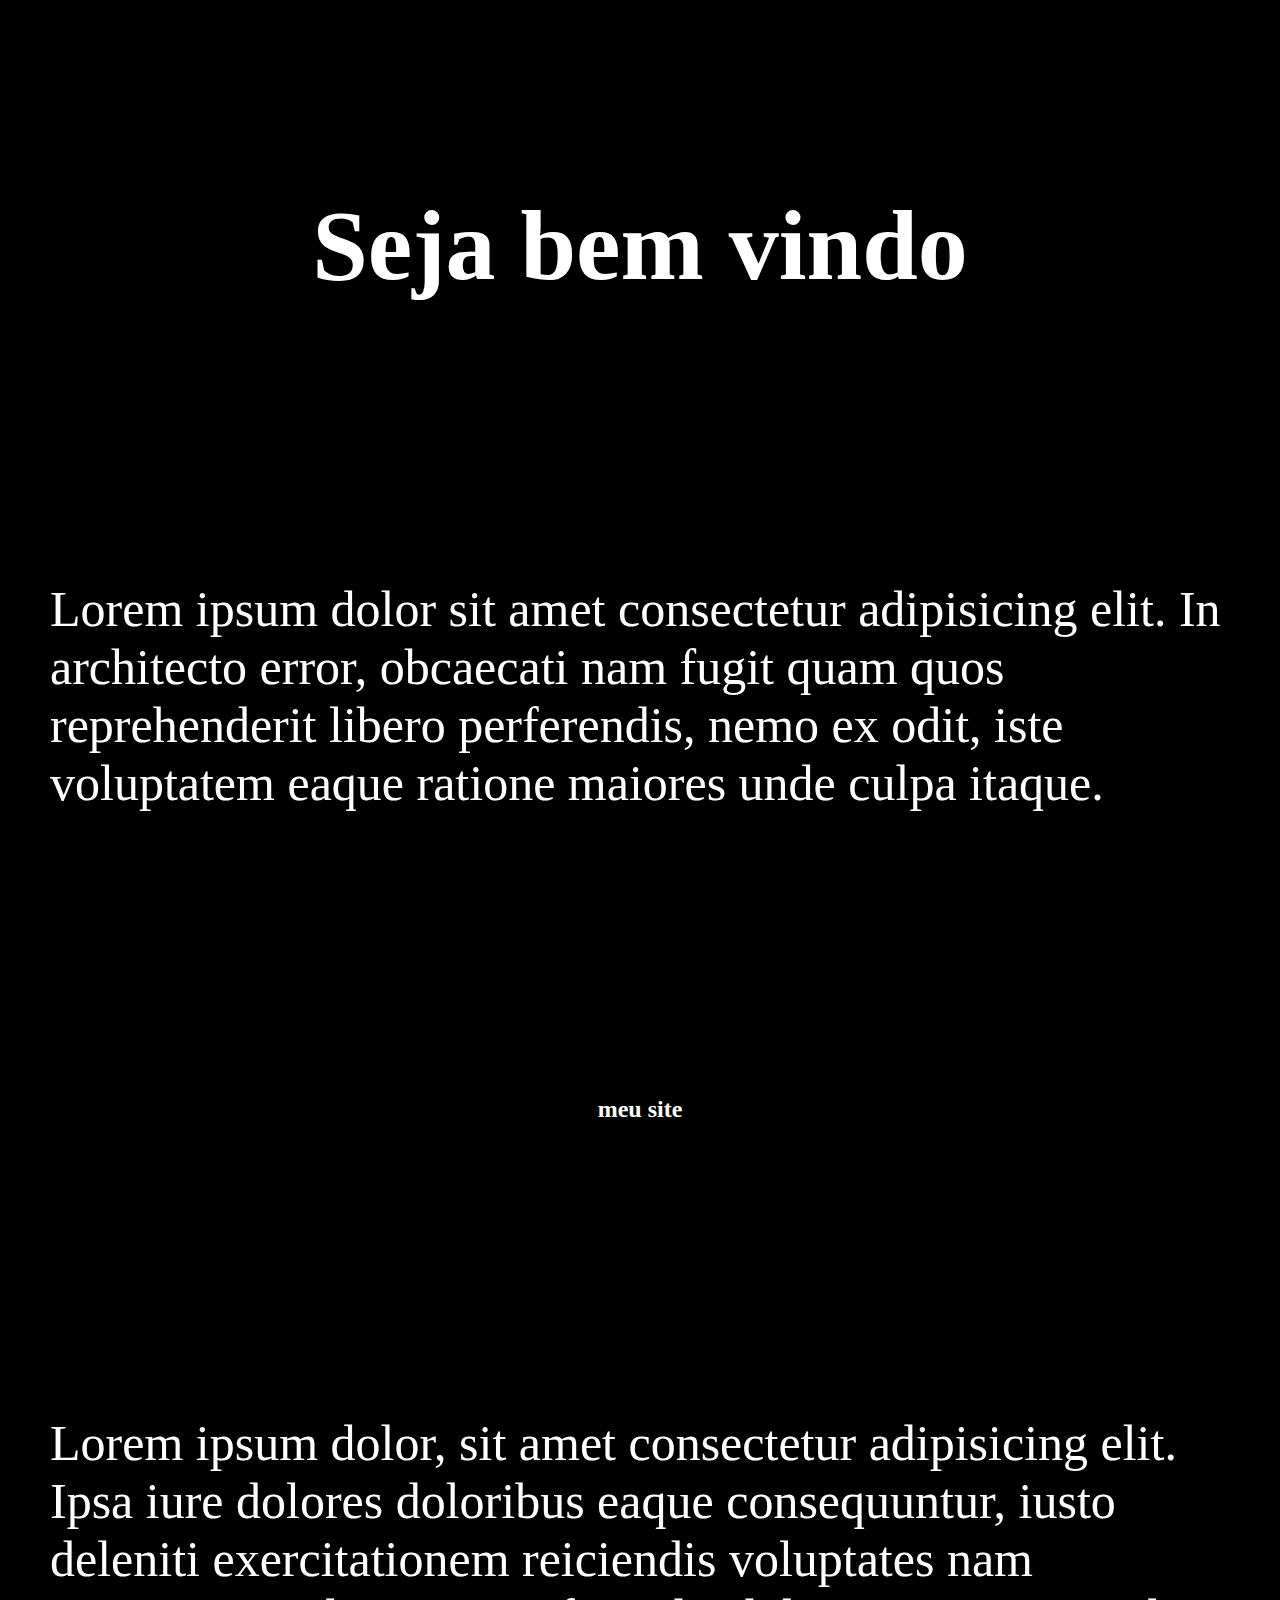
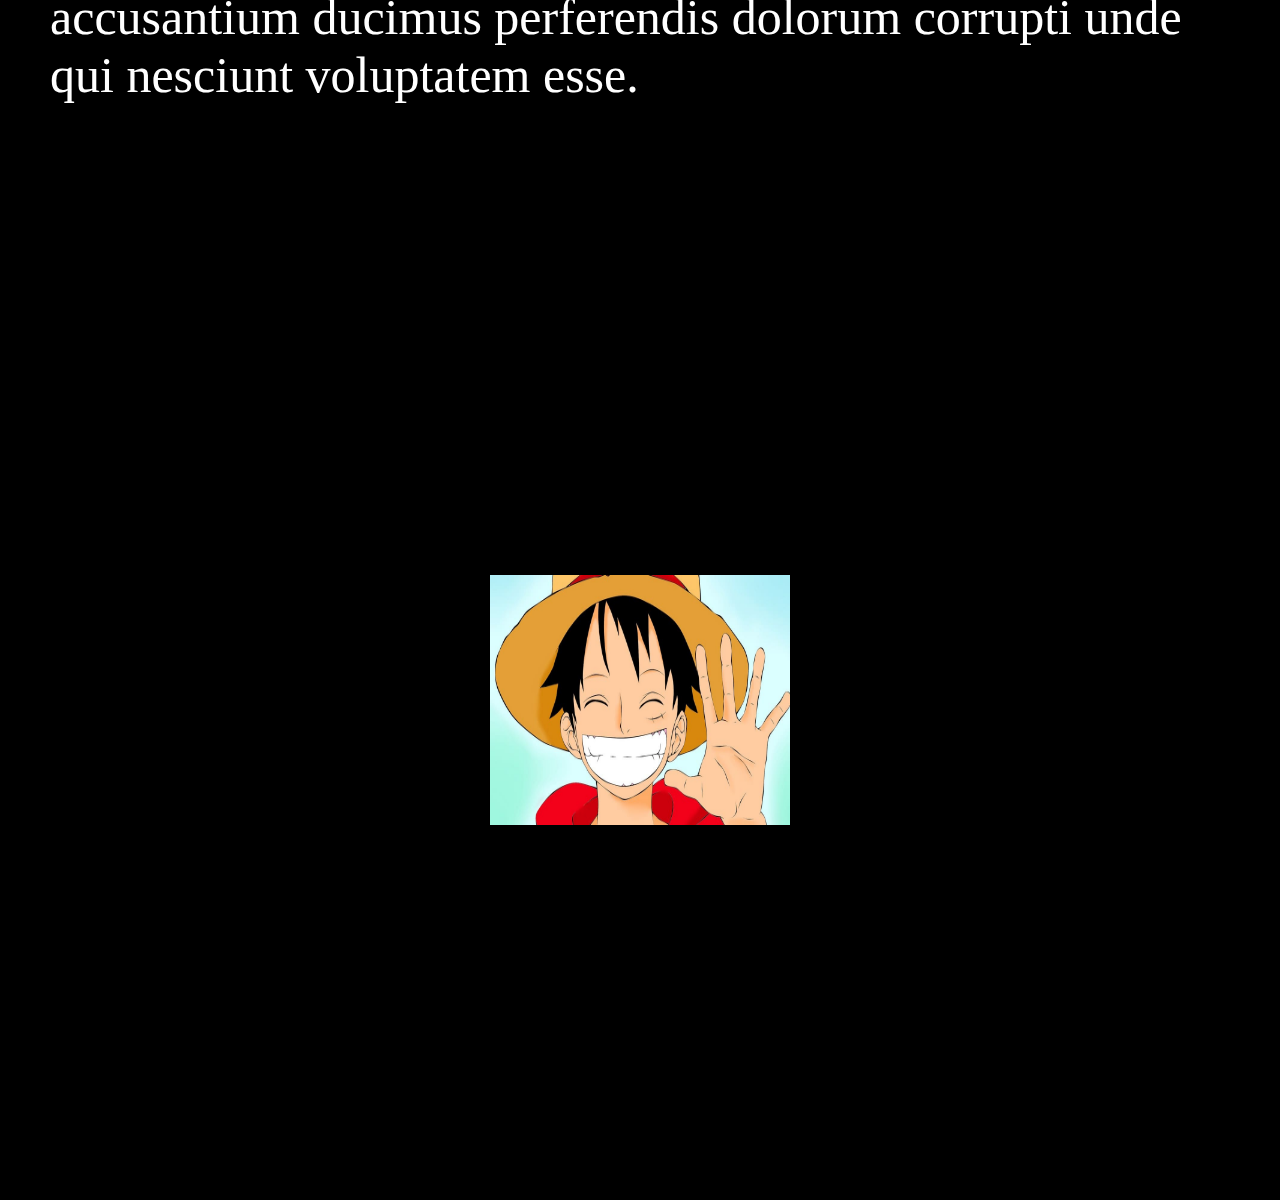
<file: 0001/index.html>
<!DOCTYPE html>
<html lang="pt-br">
<head>
    <meta charset="UTF-8">
    <meta name="viewport" content="width=device-width, initial-scale=1.0">
    <title>Scroll</title>
    <link rel="stylesheet" href="style.css">
    <link rel="shortcut icon" href="imagem-2023-09-04-171030002_zt57.jpg" type="image/x-icon">
</head>
<body>
    <section>
        <h1>Seja bem vindo</h1>
        <p>Lorem ipsum dolor sit amet consectetur adipisicing elit. In architecto error, obcaecati nam fugit quam quos reprehenderit libero perferendis, nemo ex odit, iste voluptatem eaque ratione maiores unde culpa itaque.</p>
    </section>

    <section>
        <h2>meu site</h2>
        <p>Lorem ipsum dolor, sit amet consectetur adipisicing elit. Ipsa iure dolores doloribus eaque consequuntur, iusto deleniti exercitationem reiciendis voluptates nam accusantium ducimus perferendis dolorum corrupti unde qui nesciunt voluptatem esse.</p>
    </section>

    <section class="last-one">
        <img src="imagem-2023-09-04-171030002_zt57.jpg" alt="Luffy">
    </section>
</body>
<script src="script.js"></script>
</html>
</file>
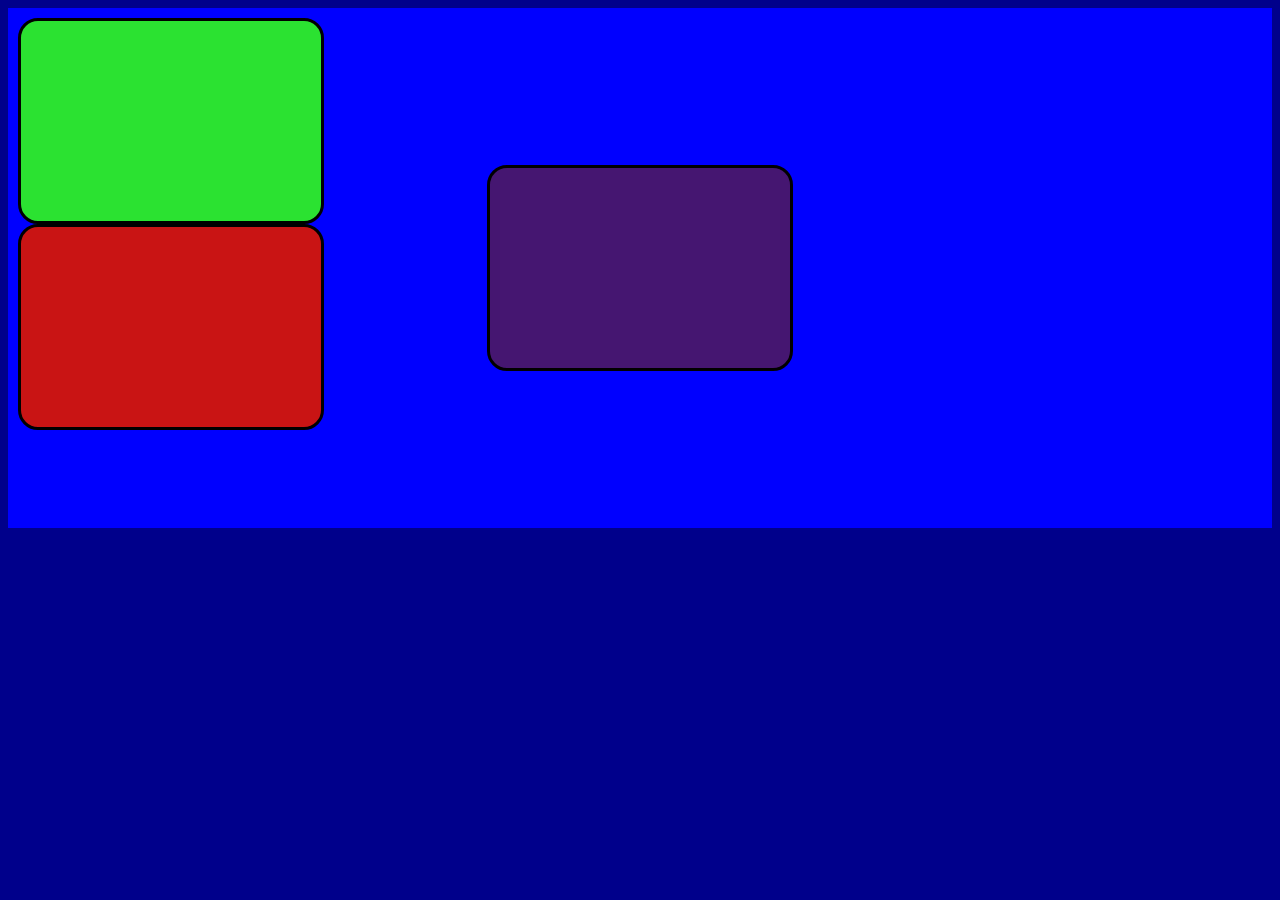
<file: 003/index.html>
<!DOCTYPE html>
<html lang="pt-br">
<head>
    <meta charset="UTF-8">
    <meta name="viewport" content="width=device-width, initial-scale=1.0">
    <link rel="stylesheet" href="style.css">
    <title>Divs</title>
</head>
<body>
        <div class="geral">
            <div class="cubo1" onclick="window.location.href='https://www.youtube.com/watch?v=3fLWXYPMFDU';">
        
            </div>
            <div class="cubo2" onclick="window.location.href='https://www.devmedia.com.br/css3-selectors-conhecendo-os-seletores-do-css3/24782';"></div>
            <div class="cubo3" onclick="window.location.href='https://chatgpt.com/';"></div>
        </div>
    
</body>
</html>
</file>
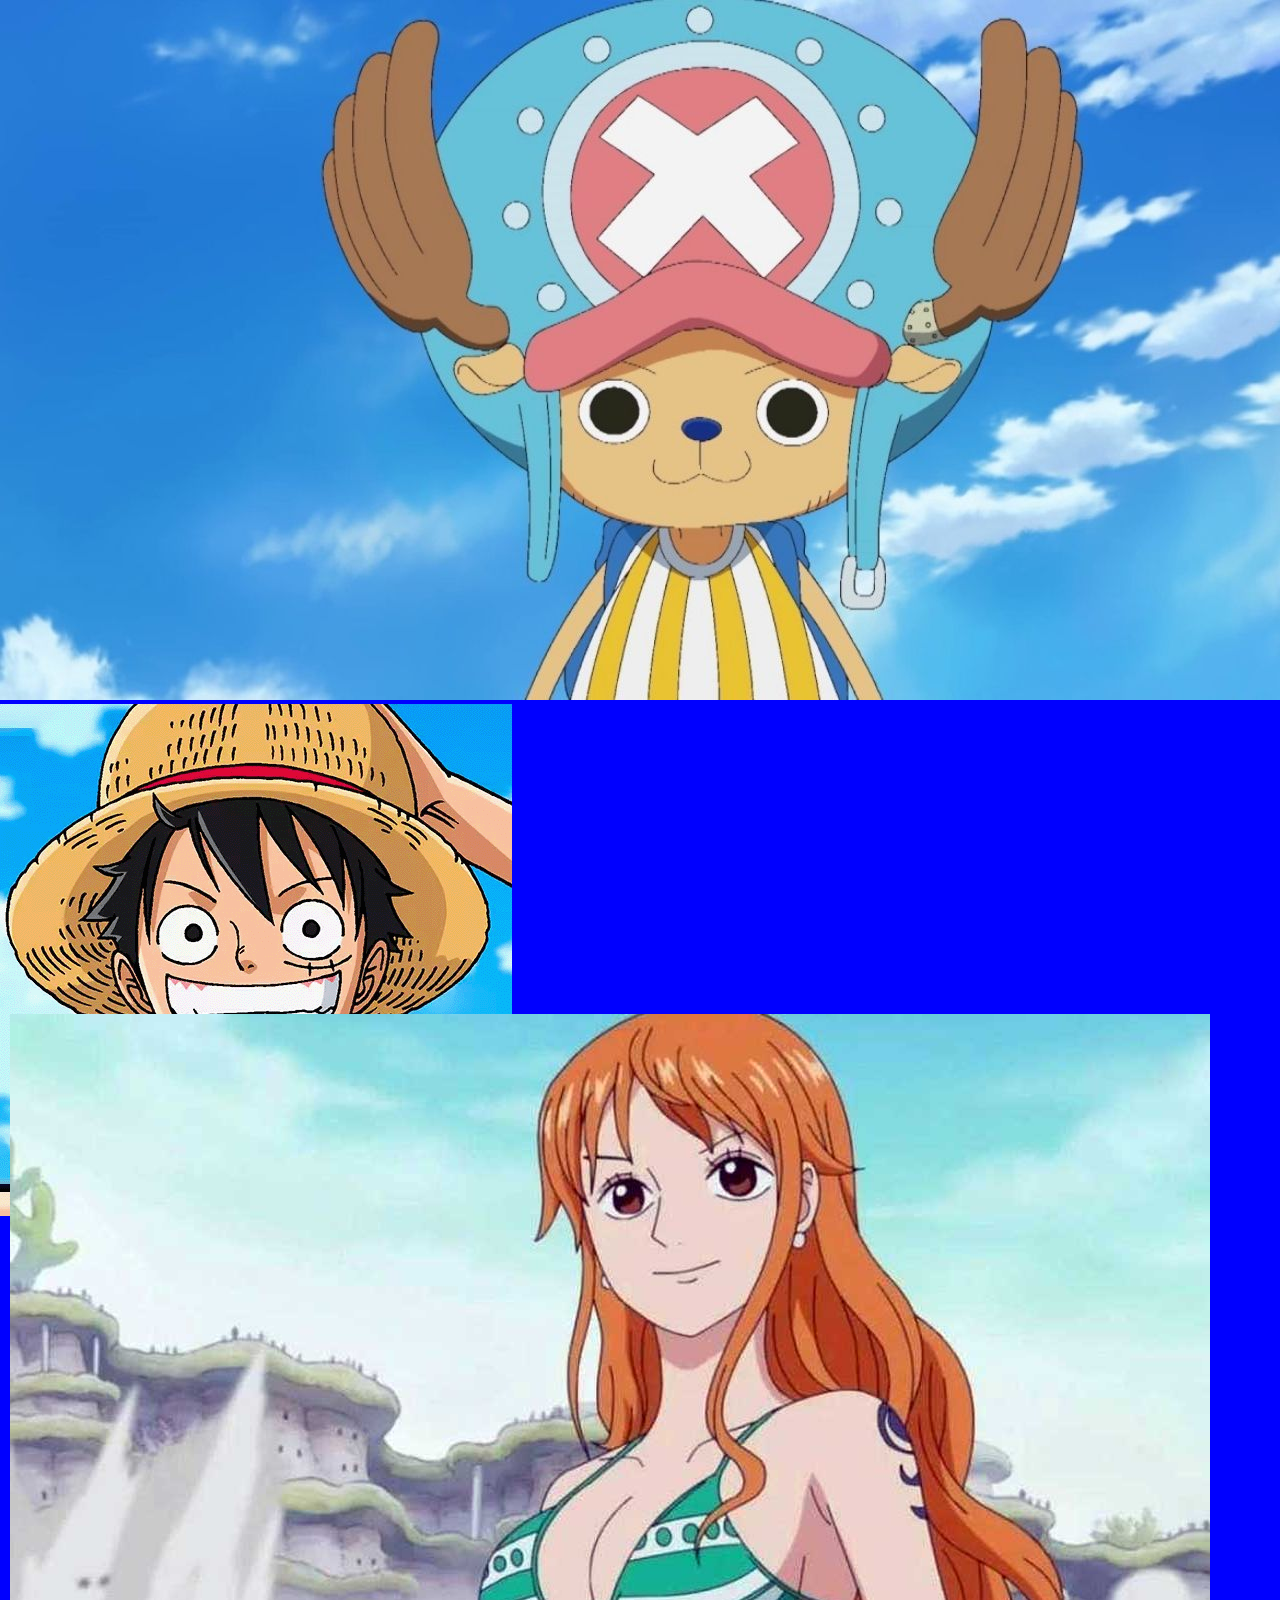
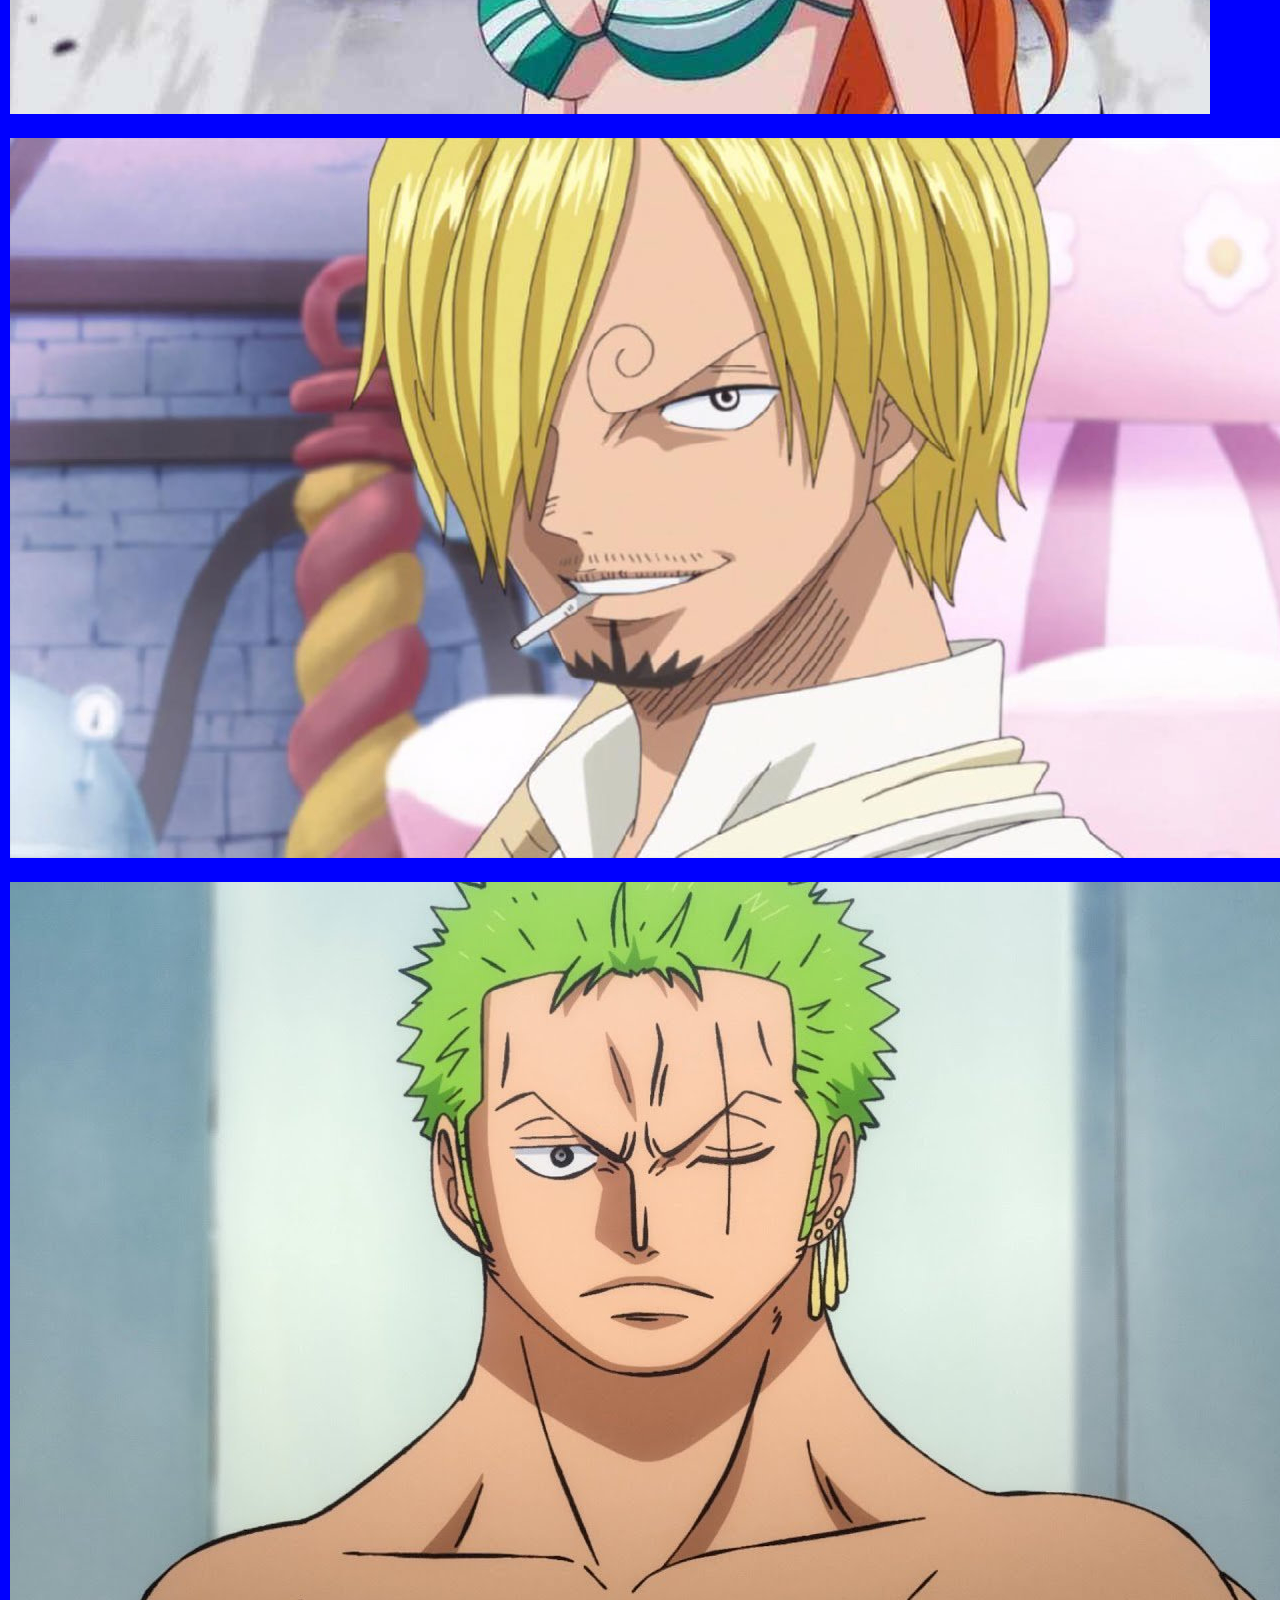
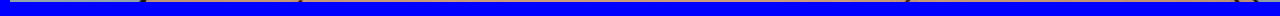
<file: 004/index.html>
<!DOCTYPE html>
<html lang="pt-br">
<head>
    <meta charset="UTF-8">
    <meta name="viewport" content="width=device-width, initial-scale=1.0">
    <link rel="stylesheet" href="style.css">
    <title>Brincando</title>
</head>
<body>
    <div class="item-list">
        <div class="logo1"><img src="1695348423_167_Tony-Tony-Chopper-One-Piece-Aparencia-da-2a-temporada-provocada.jpg" alt=""></div>
        <div class="logo2"><img src="foto-one-piece.png" alt=""></div>
        <div class="logo"><img src="Nami-One-Piece.jpg" alt=""></div>
        <div class="logo"><img src="one-piece-sanji-postcover.jpg" alt=""></div>
        <div class="logo"><img src="Zoro-1.jpg" alt=""></div>
    </div>
    
</body>
</html>
</file>
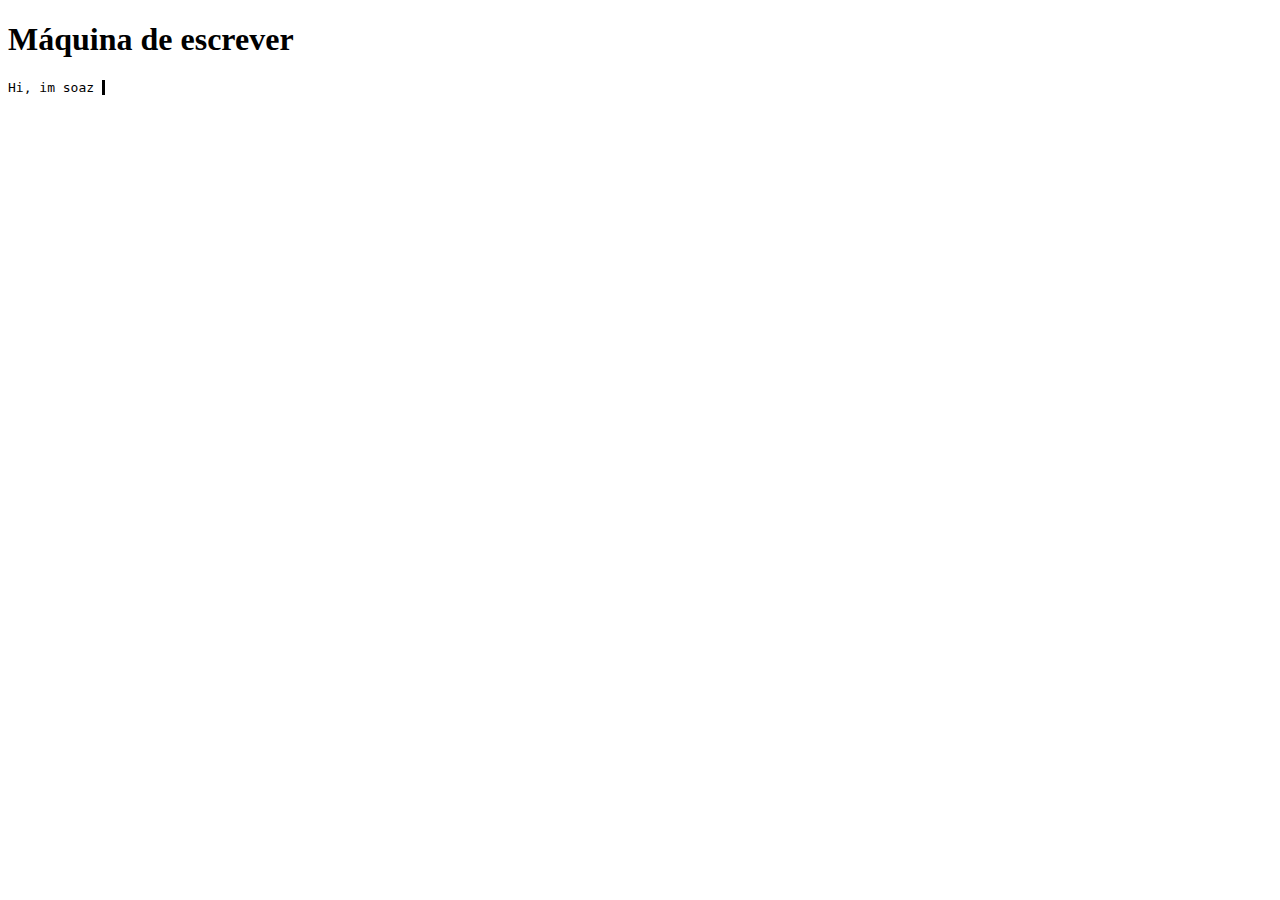
<file: 005/index.html>
<!DOCTYPE html>
<html lang="pt-br">
<head>
    <meta charset="UTF-8">
    <meta name="viewport" content="width=device-width, initial-scale=1.0">
    <link rel="stylesheet" href="style.css">
    <title>Máquina de escrever</title>
</head>
<body>
    <h1>Máquina de escrever</h1>
    <p>Hi, im soaz</p>
    
</body>
</html>
</file>
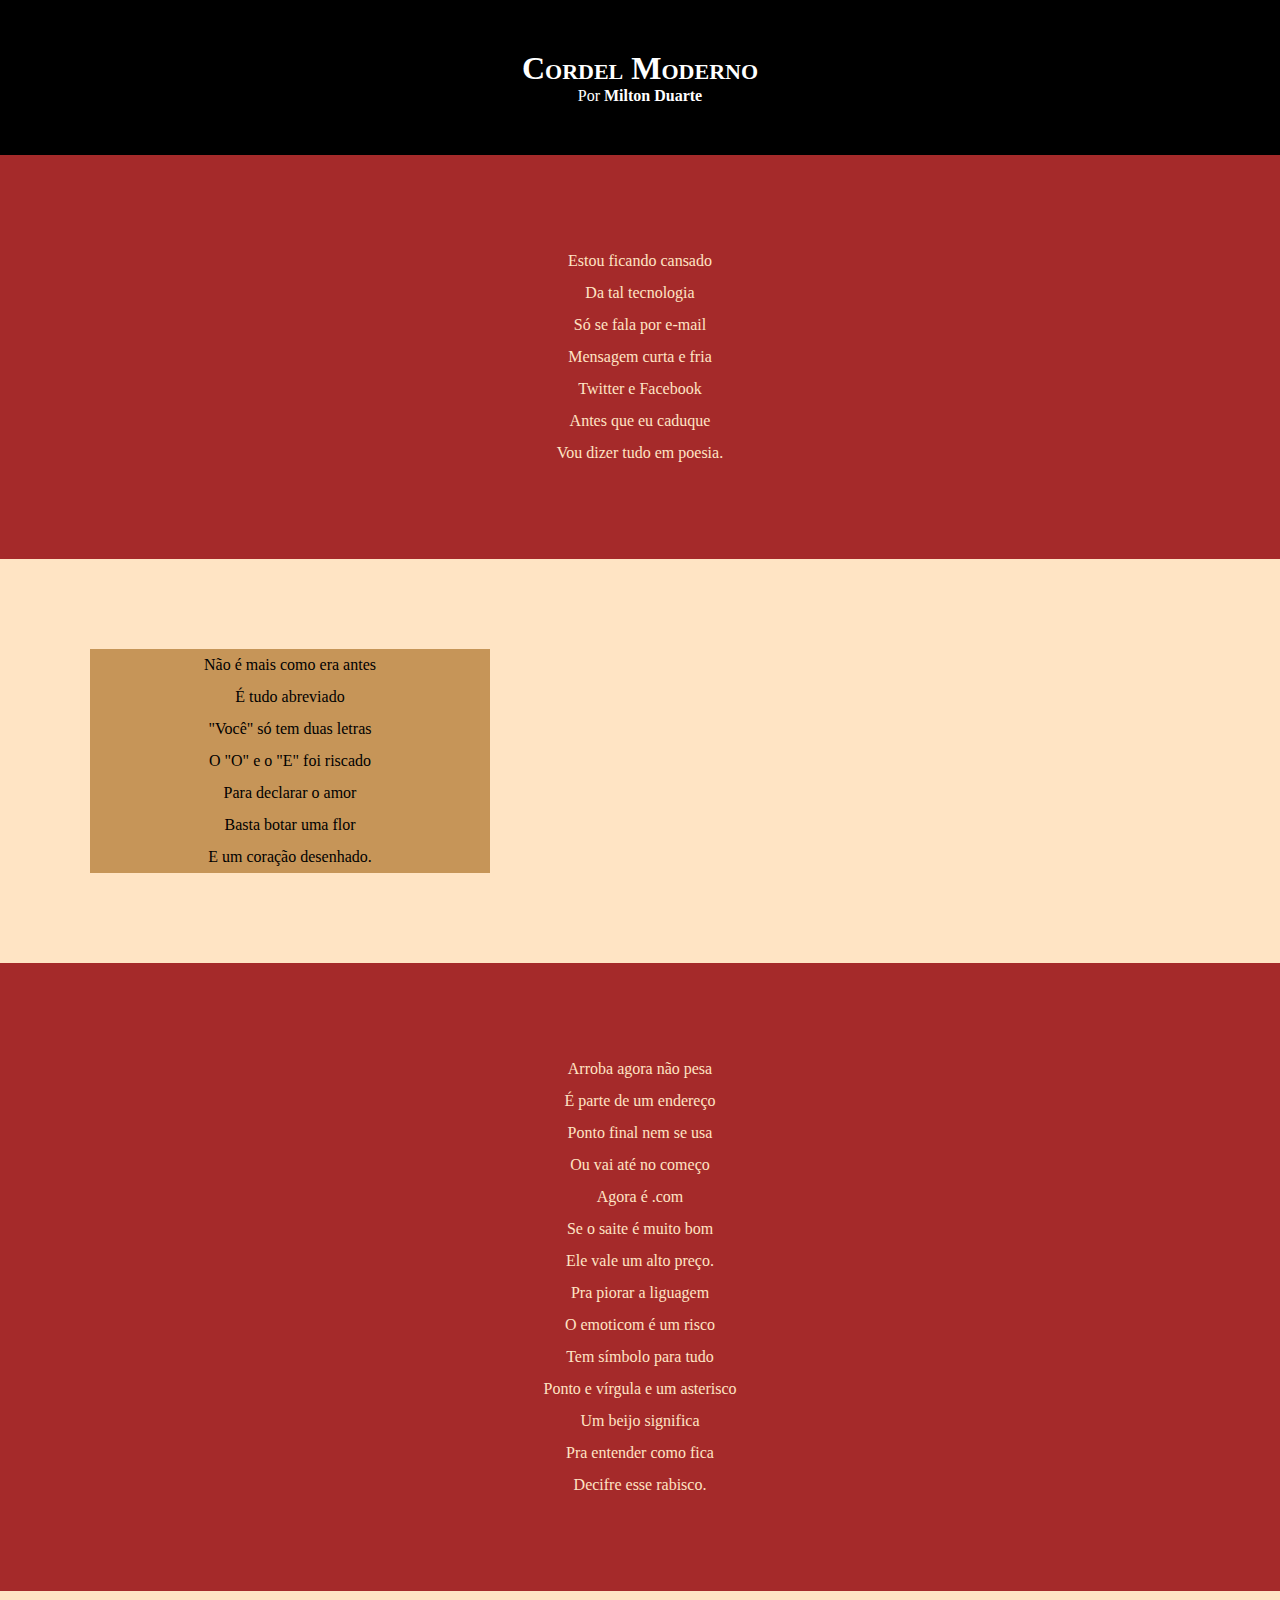
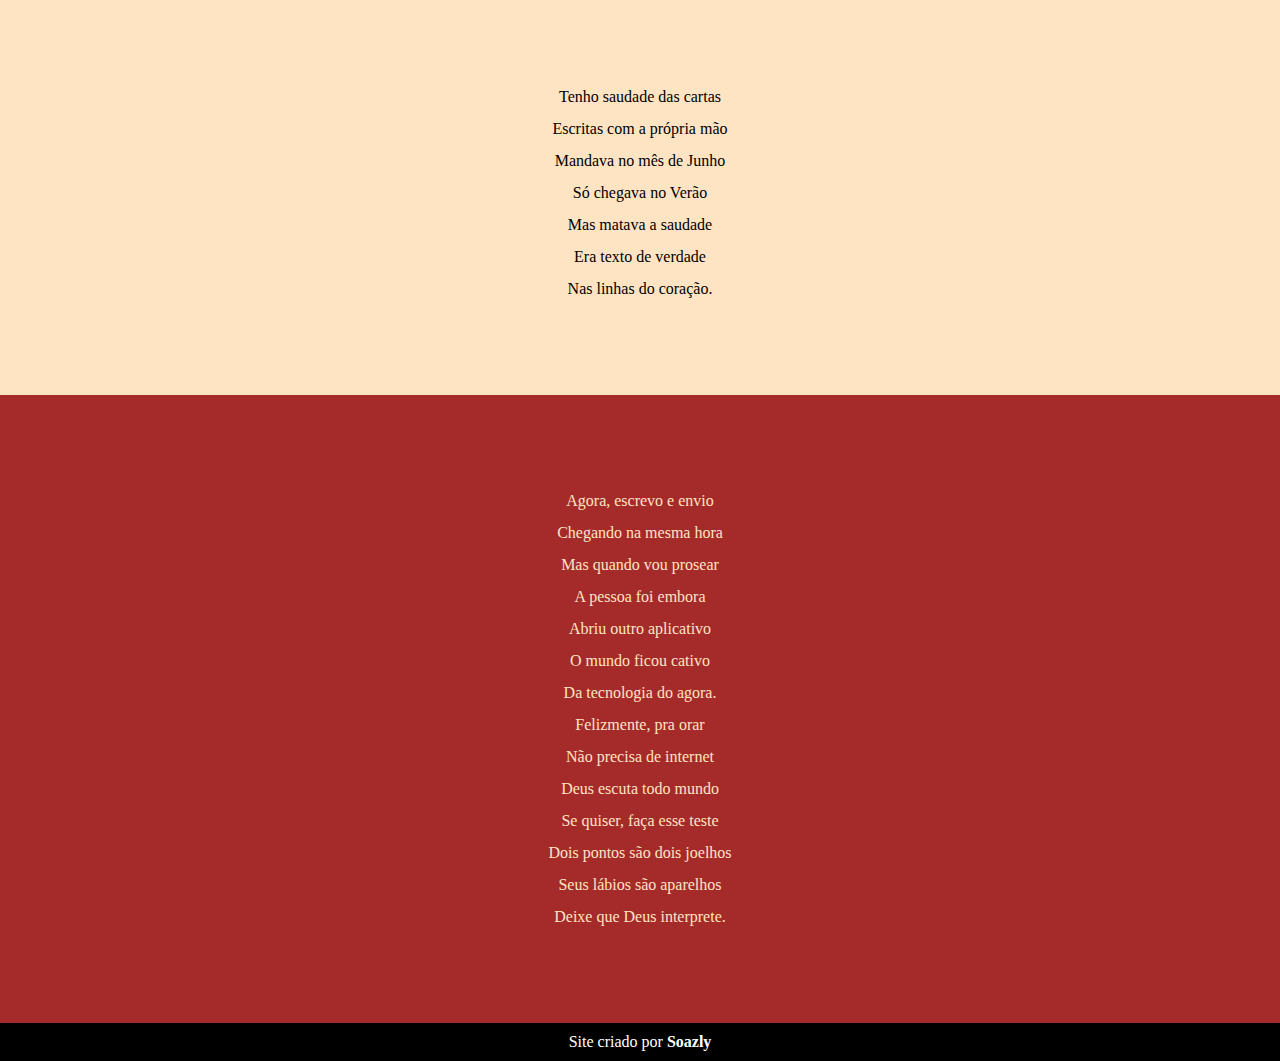
<file: 006/index.html>
<!DOCTYPE html>
<html lang="pt-br">
<head>
    <meta charset="UTF-8">
    <meta name="viewport" content="width=device-width, initial-scale=1.0">
    <link rel="stylesheet" href="style.css">
    <title>COrdel</title>
</head>
<body>
    <header>
        <h1>Cordel Moderno</h1>
        <p>Por <a href="https://www.recantodasletras.com.br/poesias/3186743" target="_blank">Milton Duarte</a></p>
    </header>

    <section class="normal">
        <p>
            Estou ficando cansado <br>
            Da tal tecnologia <br>
            Só se fala por e-mail <br>
            Mensagem curta e fria <br>
            Twitter e Facebook <br>
            Antes que eu caduque <br>
            Vou dizer tudo em poesia. <br>
        </p>
    </section>

    <section class="imagem">
        <p>
            Não é mais como era antes <br>
            É tudo abreviado <br>
            "Você" só tem duas letras <br>
            O "O" e o "E" foi riscado <br>
            Para declarar o amor <br>
            Basta botar uma flor <br>
            E um coração desenhado. <br>
        </p>
    </section>

    <section class="normal">
        <p>
            Arroba agora não pesa <br>
            É parte de um endereço <br>
            Ponto final nem se usa <br>
            Ou vai até no começo <br>
            Agora é .com <br>
            Se o saite é muito bom <br>
            Ele vale um alto preço. <br>
        </p>

        <p>
            Pra piorar a liguagem <br>
            O emoticom é um risco  <br>
            Tem símbolo para tudo <br>
            Ponto e vírgula e um asterisco <br>
            Um beijo significa <br>
            Pra entender como fica <br>
            Decifre esse rabisco. <br>
        </p>
    </section>

    <section class="imagem">

        Tenho saudade das cartas <br>
        Escritas com a própria mão <br>
        Mandava no mês de Junho <br>
        Só chegava no Verão <br>
        Mas matava a saudade <br>
        Era texto de verdade <br>
        Nas linhas do coração. <br>
        
    </section>


    <section class="normal">
        <p>
            Agora, escrevo e envio <br>
            Chegando na mesma hora <br>
            Mas quando vou prosear <br>
            A pessoa foi embora <br>
            Abriu outro aplicativo <br>
            O mundo ficou cativo <br>
            Da tecnologia do agora. <br>
        </p>
        
        <p>
            Felizmente, pra orar <br>
            Não precisa de internet <br>
            Deus escuta todo mundo <br>
            Se quiser, faça esse teste <br>
            Dois pontos são dois joelhos <br>
            Seus lábios são aparelhos <br>
            Deixe que Deus interprete. <br>
        </p>
    </section>

    <footer>
        <p>Site criado por <a href="https://github.com/soazly" target="_blank">Soazly</a></p>
    </footer>
        
</body>
</html>
</file>
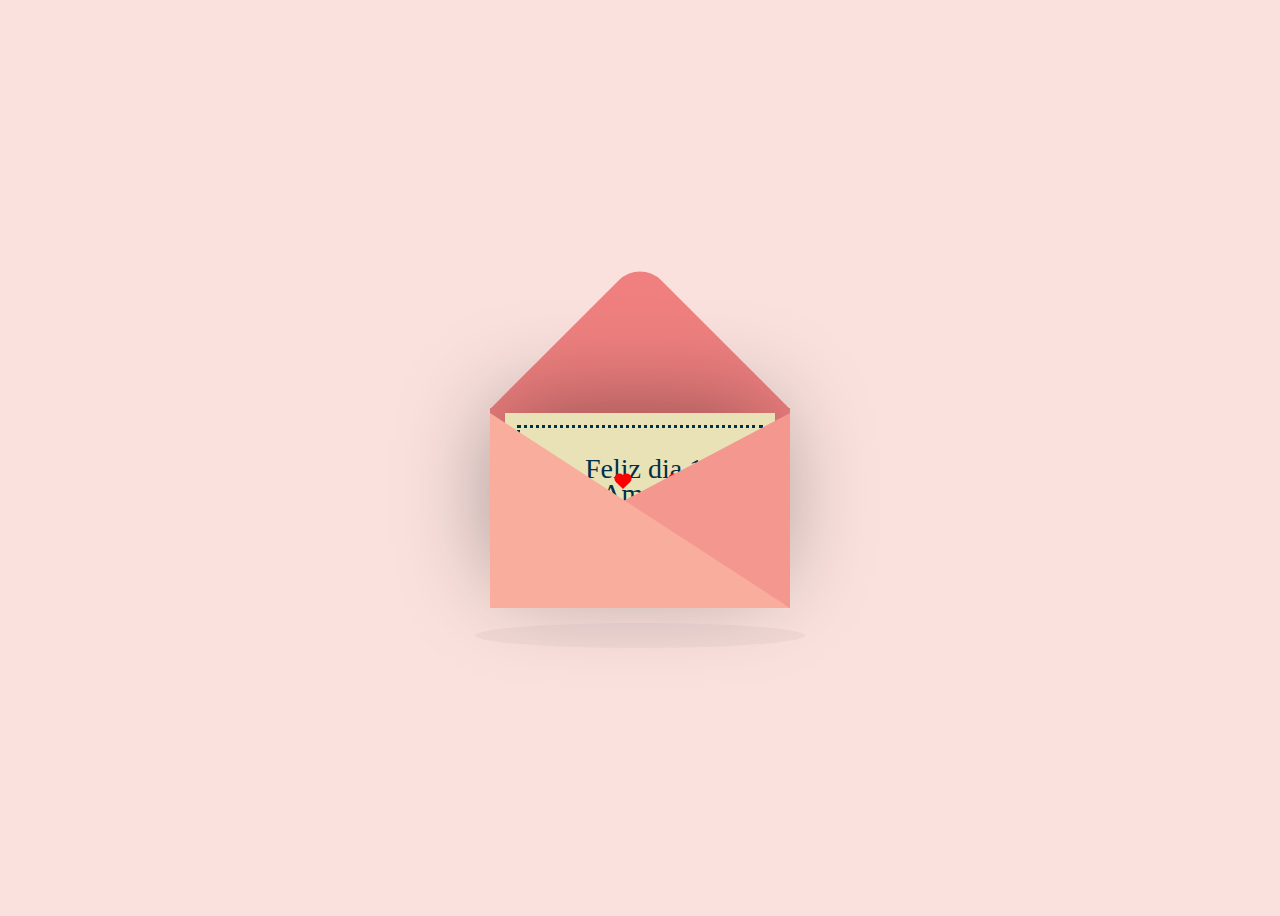
<file: dia 19/index.html>
<!DOCTYPE html>
<html lang="pt-br">
<head>
    <meta charset="UTF-8">
    <meta name="viewport" content="width=device-width, initial-scale=1.0">
    <link rel="stylesheet" href="style.css">
    <script src="https://code.jquery.com/jquery-3.6.0.min.js"></script>
    <title>Mais um Mês</title>
</head>
<body>
    
<a href="second.html">
    <div class="container">

        <div class="valentines">
            <div class="envelope"></div>
            <div class="front"></div>
                <div class="card">
            
                <div class="text"><p>Feliz dia 19 ! <br> Amo você</p></div>
            <div class="heart"></div>
        </div>
            <div class="hearts">
                <div class="one"></div>
                <div class="two"></div>
                <div class="three"></div>
                <div class="four"></div>
                <div class="five"></div>
            </div>
    </div>
    <div class="shadow"></div>
</div>
</a>
<script>

    $(document).ready(function(){
        $(".container").mouseenter(function(){
            $(".card").stop().animate({
                top:"-95px"
            },"slow");
        }).mouseleave(function(){
            $(".card").stop().animate({
                top:0
            }, "slow");
});
});

</script>


</body>
</html>
</file>
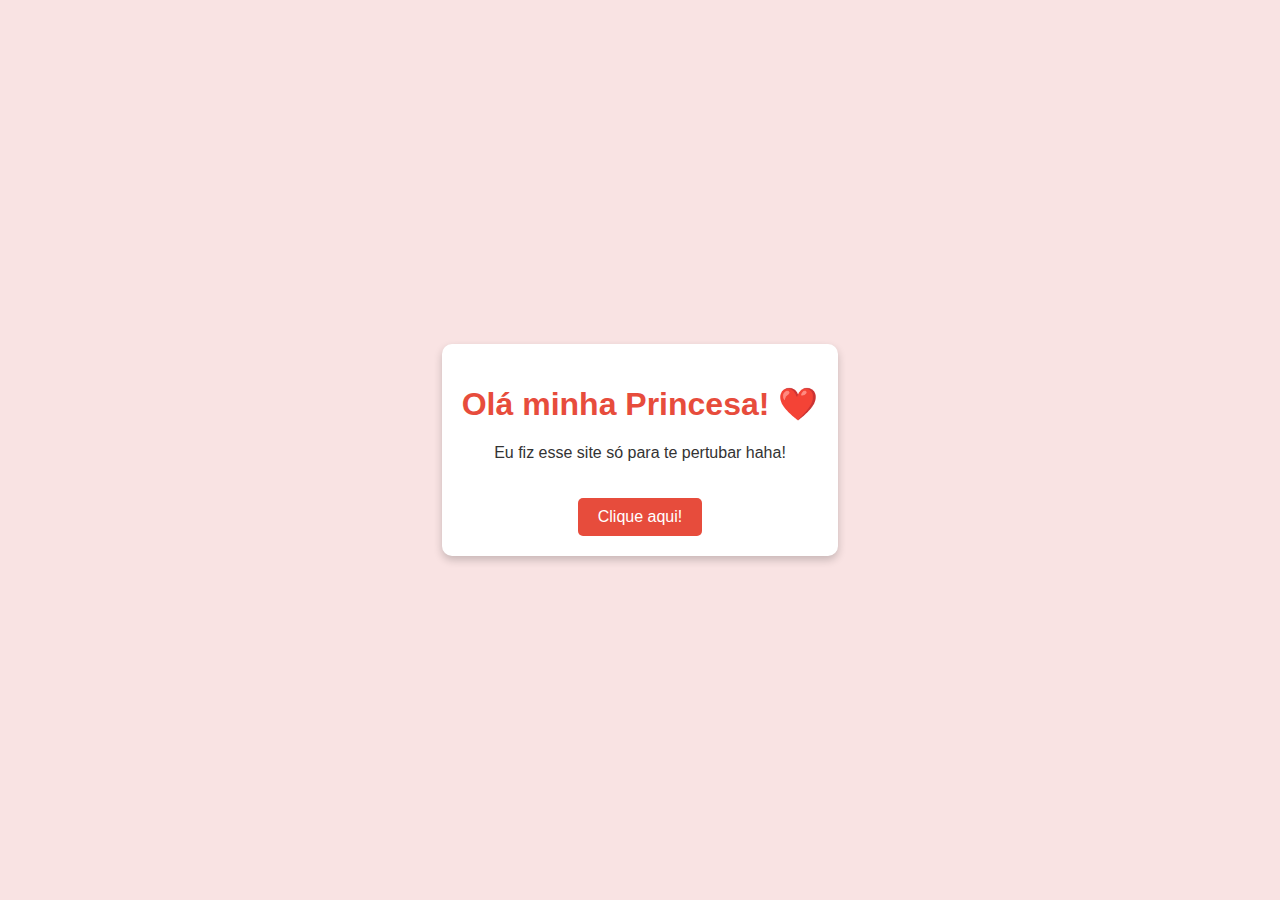
<file: leticia/index.html>
<!DOCTYPE html>
<html lang="pt-BR">
<head>
  <meta charset="UTF-8">
  <meta name="viewport" content="width=device-width, initial-scale=1.0">
  <title>Para Letícia❤️</title>
  <link rel="stylesheet" href="style.css">
</head>
<body>
  <div class="container">
    <h1>Olá minha Princesa! ❤️</h1>
    <p>Eu fiz esse site só para te pertubar haha!</p>
    <button id="surpresaBtn">Clique aqui!</button>
    <link rel="stylesheet" href="https://www.youtube.com/watch?v=gPmr8ryhLFo" onclick="">
      <p id="mensagemEscondida" class="hidden">Surpresa?</p>
    </link>
    <div id="foguete" class="hidden">🌹</div>
  </div>
  <script src="script.js"></script>
</body>
</html>
</file>
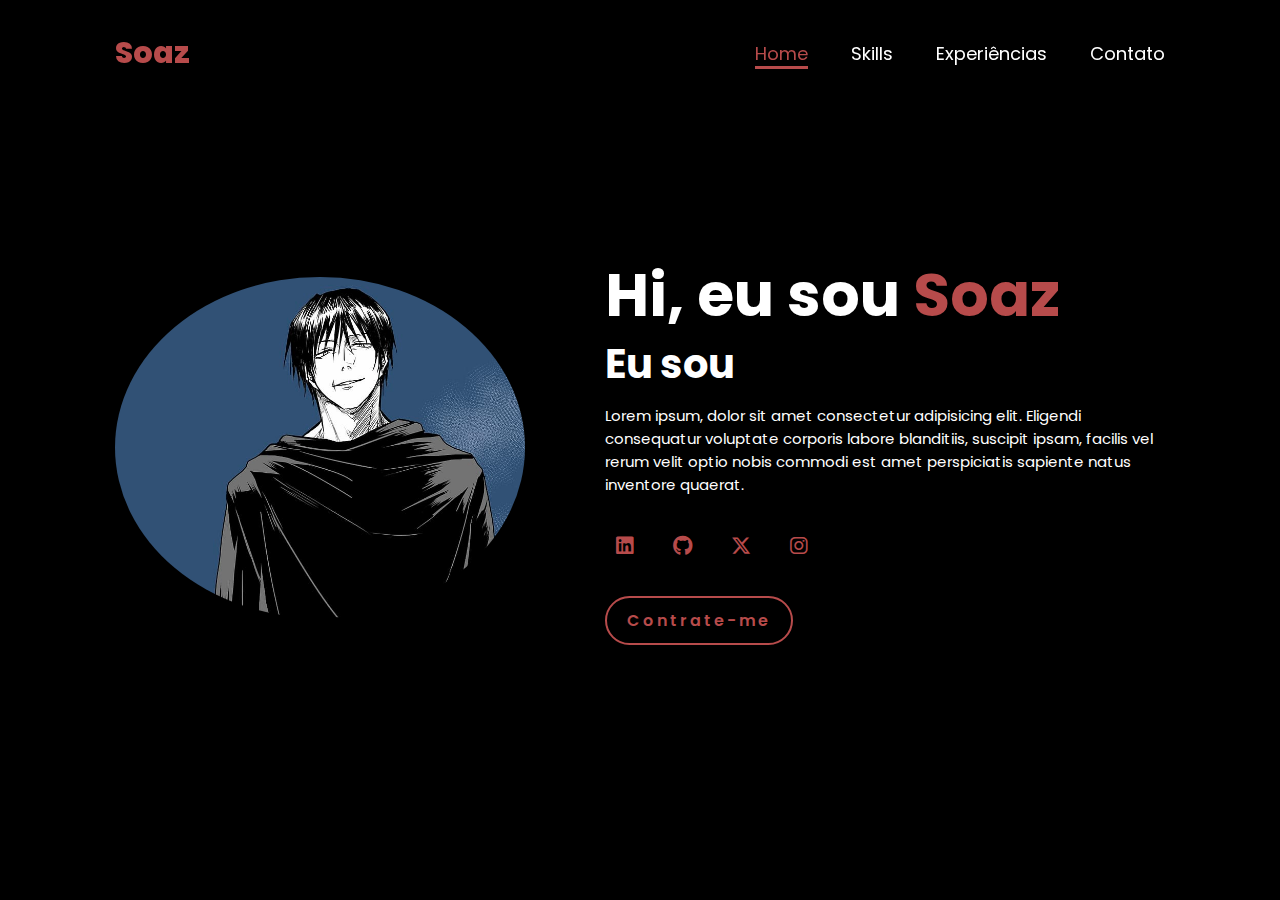
<file: main/index.html>
<!DOCTYPE html>
<html lang="pt-br">
<head>
    <meta charset="UTF-8">
    <meta name="viewport" content="width=device-width, initial-scale=1.0">
    <link rel="stylesheet" href="style.css">
    <link rel="stylesheet" href="https://cdnjs.cloudflare.com/ajax/libs/font-awesome/6.5.2/css/all.min.css">
    <title>Portfólio Soaz</title>
</head>
<body>
    <header>
        <a href="#" class="logo">Soaz</a>
        
        <nav>
            <a href="#" class="active">Home</a>
            <a href="#">Skills</a>
            <a href="#">Experiências</a>
            <a href="#">Contato</a>
        </nav>
        
    </header>
    <section class="home">
        <div class="home-img">
            <img src="HD-wallpaper-anime-jujutsu-kaisen-toji-fushiguro.jpg" alt="">
        </div>

        <div class="home-content">

            <h1>Hi, eu sou <span>Soaz</span></h1>
            <h3 class="typing-text">Eu sou <span></span></h3>
            <p>Lorem ipsum, dolor sit amet consectetur adipisicing elit. Eligendi consequatur voluptate corporis labore blanditiis, suscipit ipsam, facilis vel rerum velit optio nobis commodi est amet perspiciatis sapiente natus inventore quaerat.</p>
            <div class="social-icons">
                <a href="#"><i class="fa-brands fa-linkedin"></i></a>
                <a href="#"><i class="fa-brands fa-github"></i></a>
                <a href="#"><i class="fa-brands fa-x-twitter"></i></a>
                <a href="#"><i class="fa-brands fa-instagram"></i></a>
            </div>

            <a href="#" class="btn">Contrate-me</a>
        </div>

    </section>
    
</body>
</html>
</file>
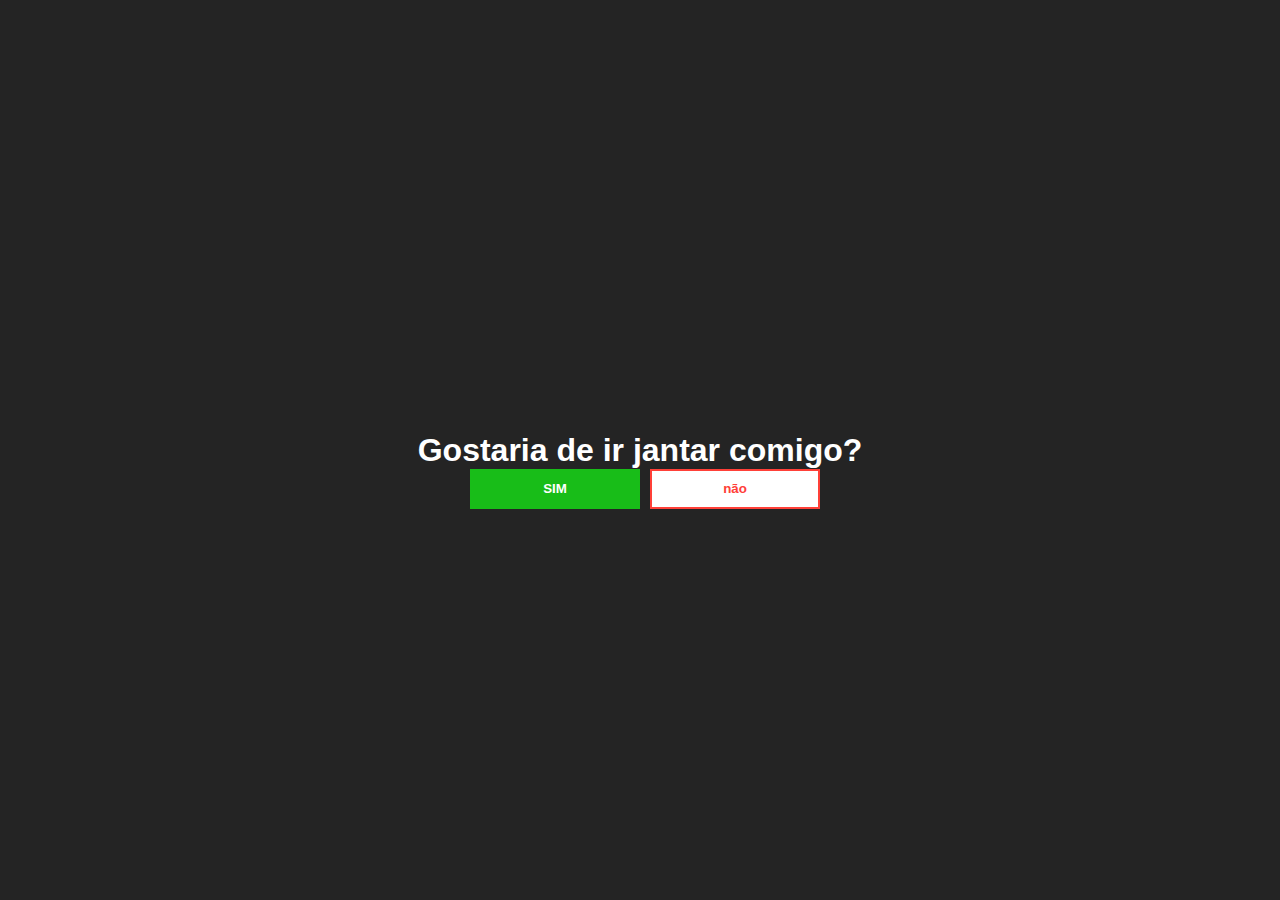
<file: my/index.html>
<!DOCTYPE html>
<html lang="pt-BR">
<head>
    <meta charset="UTF-8">
    <meta name="viewport" content="width=device-width, initial-scale=1.0">
    <title>Para: Bia Reis</title>
    <link rel="stylesheet" href="style.css">
</head>
<body>
    <main>
        <h1>Gostaria de ir jantar comigo?</h1>
        <div class="btn-ctn">
            <button class="yes" onclick="sendMessage(true)">SIM</button>
            <button class="no" onclick="sendMessage(false)">não</button>
        </div>
    </main>
    <script src="./script.js"></script>
</body>
</html>
</file>
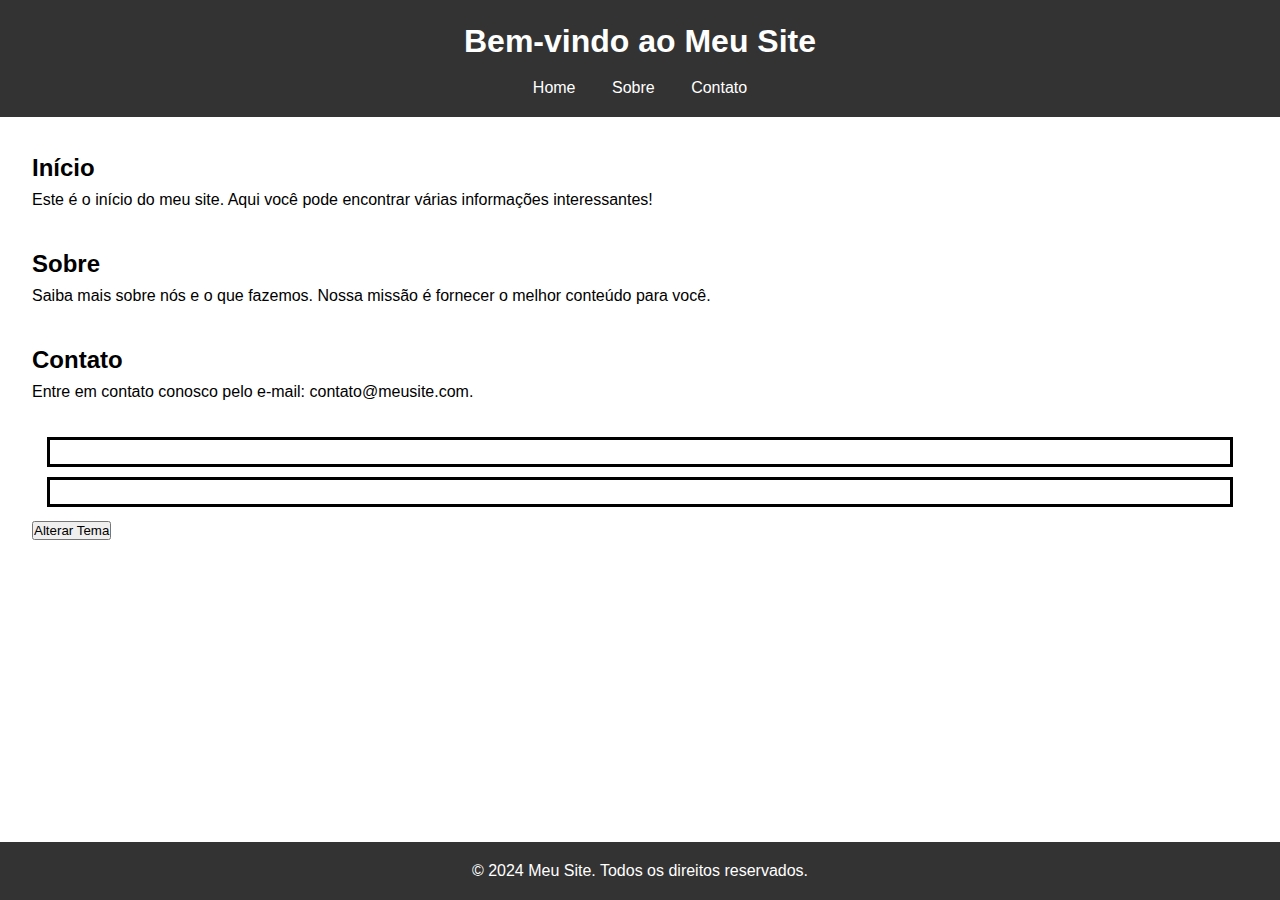
<file: site chatgpt/index.html>
<!DOCTYPE html>
<html lang="pt-BR">
<head>
    <meta charset="UTF-8">
    <meta name="viewport" content="width=device-width, initial-scale=1.0">
    <title>Meu Site</title>
    <link rel="stylesheet" href="styles.css">
</head>
<body>
    <header>
        <h1>Bem-vindo ao Meu Site</h1>
        <nav>
            <ul>
                <li><a href="#home">Home</a></li>
                <li><a href="#about">Sobre</a></li>
                <li><a href="#contact">Contato</a></li>
            </ul>
        </nav>
    </header>
    <main>
        <section id="home">
            <h2>Início</h2>
            <p>Este é o início do meu site. Aqui você pode encontrar várias informações interessantes!</p>
        </section>
        <section id="about">
            <h2>Sobre</h2>
            <p>Saiba mais sobre nós e o que fazemos. Nossa missão é fornecer o melhor conteúdo para você.</p>
        </section>
        <section id="contact">
            <h2>Contato</h2>
            <p>Entre em contato conosco pelo e-mail: contato@meusite.com.</p>
        </section>
        <div class="section1"></div>
        <div class="section1"></div>
        
        <button id="themeToggle">Alterar Tema</button>
    </main>
    <footer>
        <p>&copy; 2024 Meu Site. Todos os direitos reservados.</p>
    </footer>

    <script src="script.js"></script>
</body>
</html>
</file>
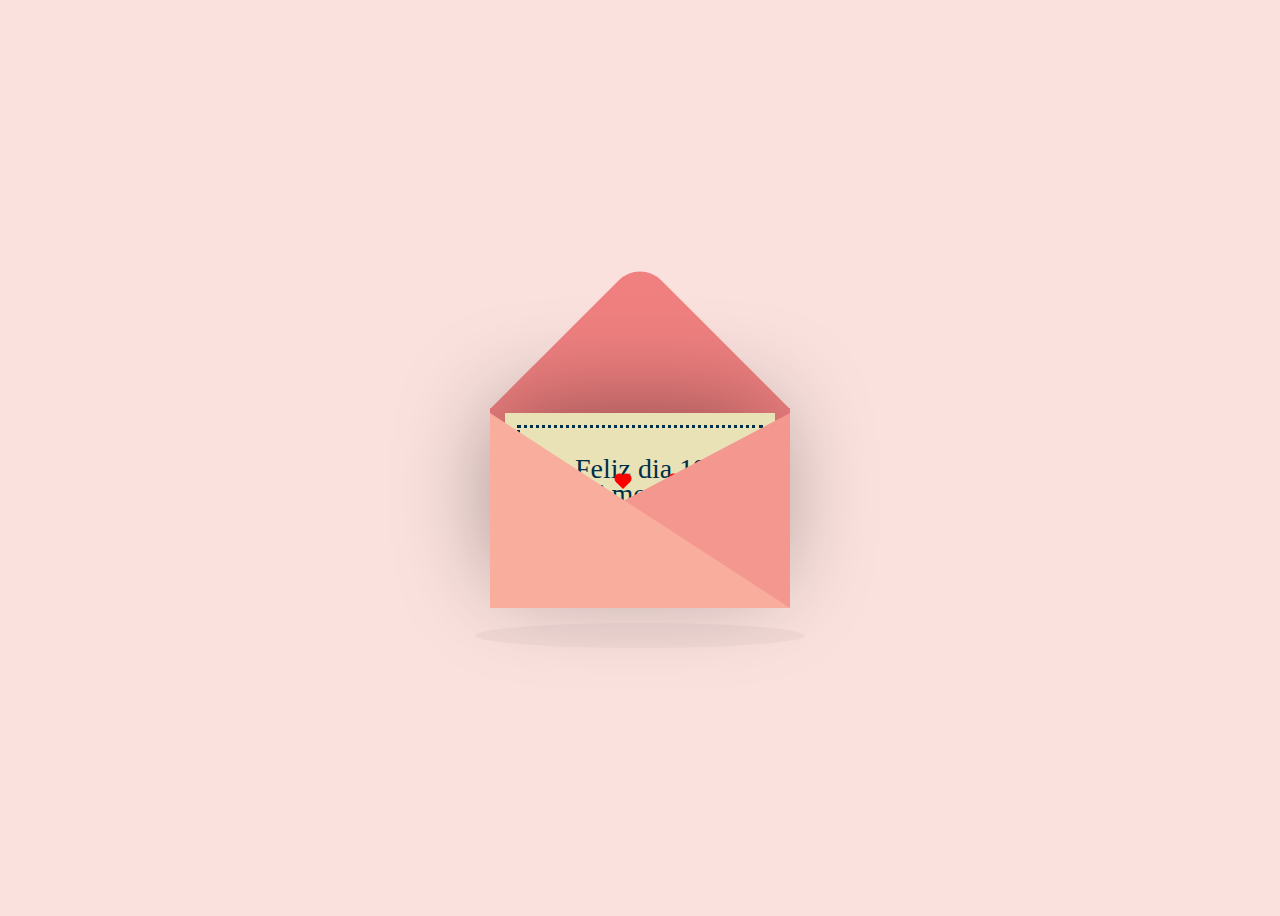
<file: us/index.html>
<!DOCTYPE html>
<html lang="pt-br">
<head>
    <meta charset="UTF-8">
    <meta name="viewport" content="width=device-width, initial-scale=1.0">
    <link rel="stylesheet" href="style.css">
    <script src="https://code.jquery.com/jquery-3.6.0.min.js"></script>
    <title>2 meses Princesa</title>
</head>
<body>

    <div class="container">

        <div class="valentines">
            <div class="envelope"></div>
            <div class="front"></div>
                <div class="card">
            
                <div class="text"><p>Feliz dia 19 ! <br> Amo você</p></div>
            <div class="heart"></div>
        </div>
            <div class="hearts">
                <div class="one"></div>
                <div class="two"></div>
                <div class="three"></div>
                <div class="four"></div>
                <div class="five"></div>
            </div>
    </div>
    <div class="shadow"></div>
</div>
<script>

    $(document).ready(function(){
        $(".container").mouseenter(function(){
            $(".card").stop().animate({
                top:"-95px"
            },"slow");
        }).mouseleave(function(){
            $(".card").stop().animate({
                top:0
            }, "slow");
});
});

</script>


</body>
</html>
</file>
<file: 0001/style.css>
* {
    margin: 0;
    padding: 0;
    box-sizing: 0;
}

body {
    background-color: #000000;
    color: #fff;
    margin: 50px;

}

img{
    width: 300px;
    height: 250px;
    margin: 20px;
}

h1{
    text-align: center;
    font-size: 100px;
}
p{
    font-size: 50px;

}

section{
    display: grid;
    place-items: center;
    align-items: center;
    min-height: 100vh;
}
</file>
<file: 003/style.css>
body{
    background-color: darkblue;
    display: block;   
    justify-content: center;

}


.geral {
    position: relative;
height: 500px;
padding: 10px;
background-color: blue;

}

.cubo1{
    position: absolute;
    width: 300px;
    height: 200px;
    border: 3px solid black;
    border-radius: 20px;
    background-color: blueviolet;
    left: 50%;
    top: 50%;
    filter: brightness(0.5);

    transform: translate(-50%, -50%);


}
.cubo1:hover,
.cubo2:hover,
.cubo3:hover + * + * + *{
    cursor: pointer;
    transform: scale(1.05);
    transition: 1s;
    background-color: rgb(183, 175, 17);
    filter: brightness(2);
    transform: translateZ(200px) rotateY(40deg);
}

.geral .cubo1:hover + .cubo2{
    transform: rotateZ(150px) rotateY(40deg);
}
.cubo2{
    width: 300px;
    height: 200px;
    border: 3px solid black;
    border-radius: 20px;
    background-color: rgb(43, 226, 49);
    margin-right: 10px;
}
.cubo3{
    width: 300px;
    height: 200px;
    border: 3px solid black;
    border-radius: 20px;
    background-color: rgb(201, 20, 20);

}
</file>
<file: 004/style.css>
*{
    margin: 0;
    padding: 0;
    box-sizing: border-box;
    justify-content: space-between;
}

body{
    background-color: blue;
    
}


.item-list{
    height: 300px;
    position: block;
   

}

.item-list .logo2{
    height: 300px;
    width: 100px;
}

.item-list .logo img{
    margin: 10px;

}
</file>
<file: 005/style.css>
p {
    font-family: monospace;
    border-right: 3px solid;
    width: 12ch;
    white-space: nowrap;
    overflow: hidden;
    animation: typing 3s steps(12) alternate infinite, blinking .5s infinite step-end;
}

@keyframes typing {
    from{
        width: 0;
    }
    
}

@keyframes blinking {
    50%{
        border-color: transparent;
    }
    
}
</file>
<file: 006/style.css>
* {
    margin: 0px;
    padding: 0px;
}

html, body {
    min-height: 100vh;
    background-color: darkgoldenrod;
}

header {
    background-color: black;
    color: white;
    text-align: center;
}

header > h1 {
    font-variant: small-caps;
    padding-top: 50px;
}


header > p {
    padding-bottom: 50px;
}
header a, footer a {
    color: white;
    text-decoration: none;
    font-weight: bolder;
}

a:hover{
    text-decoration: underline;
}

section {
    padding: 10vh 10vh;
    line-height: 2em;
    text-align: center;
}

.imagem p {
    background-color: rgba(173, 113, 39, 0.692);
    width: 400px;
}

.imagem {
    background-color: bisque;
    color: black;
}

.normal{
    background-color: brown;
    color: bisque;
}
footer {
    background-color: black;
    color: white;
    text-align: center;
    padding: 10px;
    
}
</file>
<file: dia 19/style.css>
body{
    display: flex;
    justify-content: center;
    align-items: center;
    height: 100vh;
    background-color: #fae1dd;
}

.container{
    position: relative;
}

.valentines{
    position: relative;
    top: 50px;
    cursor: pointer;
    animation: up 3s linear infinite;
}

@keyframes up{
    0%, 100% {
        transform: translateY(0);
    }
    50%{
        transform: translateY(-30px);
    }
}

.envelope{
    position: relative;
    width: 300px;
    height: 200px;
    background-color: #f08080;

}

.envelope::before{
    background-color: #f08080;
    content: "";
    position: absolute;
    width: 212px;
    height: 212px;
    transform: rotate(45deg);
    top: -105px;
    left: 44px;
    border-radius: 30px 0 0 0;
}

.card{
    position: absolute;
    background-color: #eae2b7;
    width: 270px;
    height: 170px;
    top: 5px;
    left: 15px;
    box-shadow: -5px -5px 100px rgb(0, 0, 0, 0.4);
}

.card::before{
    content: "";
    position: absolute;
    border: 3px solid #003049;
    border-style: dotted;
    width: 240px;
    height: 140px;
    left: 12px;
    top: 12px;
}

.text{
    position: absolute;
    font-family: 'Brush Script MT', cursive;
    font-size: 28px;
    text-align: center;
    line-height: 25px;
    top: 15px;
    left: 80px;
    color: #003049;
}

.heart{
    background-color: #d62828;
    display: inline-block;
    height: 30px;
    margin: 0 10px;
    position: relative;
    top: 110px;
    left: 105px;
    transform: rotate(-45deg);
    width: 30px;
}

.heart::before, .heart::after{
    content: "";
    background-color: #d62828;
    border-radius: 50%;
    height: 30px;
    position: absolute;
    width: 30px;
}

.heart::before{
    top: -15px;
    left: 0;
}

.heart::after{
    left: 15px;
    top: 0;
}

.hearts{
    position: absolute;
    top: 15px;
}

@keyframes heart {
    0%{
        transform: translateY(0) rotate(-45deg) scale(0.3);
        opacity: 1;
    }
    100%{
        transform: translateY(-150px) rotate(-45deg) scale(1.3);
        opacity: 0.5;
    }
}

.one, .two, .three, .four, .five{
    background-color: red;
    display: inline-block;
    height: 10px;
    width: 10px;
    margin: 0 10px;
    position: relative;
    transform: rotate(-45deg);
    top: 50px;
}

.one::before, .one::after, .two::before, .two::after, .three::before, .three::after, .four::before, .four::after, .five::before, .five::after{
    content: "";
    background-color: red;
    border-radius: 50%;
    width: 10px;
    height: 10px;
    position: absolute;
}

.one::before, .two::before, .three::before, .four::before, .five::before{
    top: -5px;
    left: 0;
}

.one::after, .two::after, .three::after, .four::after, .five::after{
    left: 5px;
    top: 0;
}

.one{
    left: 10px;
    animation: heart 1s ease-out infinite;
}

.two{
    left: 30px;
    animation: heart 2s ease-out infinite;
}

.three{
    left: 50px;
    animation: heart 1.5s ease-out infinite;

}

.four{
    left: 70px;
    animation: heart 2.3s ease-out infinite;
}

.five{
    left: 90px;
    animation: heart 1.7s ease-out infinite;
}

.front{
    position: absolute;
    border-right: 180px solid #f4978e;
    border-top: 95px solid transparent;
    border-bottom: 100px solid transparent;
    left: 120px;
    top: 5px;
    width: 0;
    height: 0;
    z-index: 10;
}

.front::before{
    position: absolute;
    content: "";
    border-left: 300px solid #f8ad9d;
    border-top: 195px solid transparent;
    left: -120px;
    top: -95px;
    width: 0;
    height: 0;
}

.shadow{
    position: absolute;
    width: 330px;
    height: 25px;
    border-radius: 50%;
    background-color: rgb(0, 0, 0,0.03);
    top: 265px;
    left: -15px;
    z-index: -1;
    animation: scale 3s linear infinite;
}

@keyframes scale {
    0%, 100% {
        transform: scaleX(1);
    }
    50% {
        transform: scaleX(0.85);
    }

    
}
</file>
<file: leticia/style.css>
body {
    font-family: 'Arial', sans-serif;
    background-color: #f9e3e3;
    color: #333;
    text-align: center;
    margin: 0;
    padding: 0;
    display: flex;
    justify-content: center;
    align-items: center;
    height: 100vh;
  }
  
  .container {
    background-color: #fff;
    padding: 20px;
    border-radius: 10px;
    box-shadow: 0 4px 8px rgba(0, 0, 0, 0.2);
  }
  
  h1 {
    color: #e74c3c;
  }
  
  button {
    background-color: #e74c3c;
    color: white;
    border: none;
    padding: 10px 20px;
    border-radius: 5px;
    cursor: pointer;
    font-size: 16px;
    margin-top: 20px;
  }
  
  button:hover {
    background-color: #c0392b;
    scale: 1.1;
  }
  
  .hidden {
    display: none;
  }
  
  #foguete {
    font-size: 50px;
    margin-top: 20px;
    animation: voar 2s infinite;
  }
  
  @keyframes voar {
    0% { transform: translateY(0); }
    50% { transform: translateY(-20px); }
    100% { transform: translateY(0); }
  }
</file>
<file: main/style.css>
@import url(https://fonts.googleapis.com/css2?family=Poppins%3Awght%40100%3B200%3B300%3B400%3B500%3B600&display=swap%27%29%3B);

* {
    margin: 0;
    padding: 0;
    box-sizing: border-box;
    text-decoration: none;
    border: none;
    outline: none;
    font-family: 'Poppins', sans-serif;
}

html {
    font-size: 62.5%;
}

body {
    width: 100%;
    height: 100vh;
    background-color: black;
    color: white;
}

header {
    margin-top: 20px;
    position: fixed;
    top: 0;
    left: 0;
    width: 100%;
    padding: 1rem 9%;
    background-color: transparent;
    filter: drop-shadow(10px);
    display: flex;
    justify-content: space-between;
    align-items: center;
    z-index: 100;
}

.logo {
    font-size: 3rem;
    color: #b74b4b;
    font-weight: 800;
    cursor: pointer;
    transition: 0.5s ease;
}

.logo:hover {
    transform: scale(1.1);
}

nav a {
    font-size: 1.8rem;
    color: white;
    margin-left: 4rem;
    font-weight: 400;
    transition: 0.3s ease;
    border-bottom: 3px solid transparent;
}

nav a:hover,
nav a.active {
    color: #b74b4b;
    border-bottom: 3px solid #b74b4b;
}

@media(max-width:700px) {
    nav {
        display: none;
        position: absolute;
        top: 0;
        right: 0;
        width: 40%;
        border-left: 3px solid #b74b4b;
        border-bottom: 3px solid #b74b4b;
        border-bottom-left-radius: 2rem;
        padding: 1rem solid;
        background-color: #161616;
        border-top: 0.1rem solid rgb(0, 0, 0, 0.1);
    }

    nav:active {
        display: block;
    }

    nav a {
        display: block;
        font-size: 2rem;
        margin: 3rem 0;
    }

    nav a:hover,
    nav a.active {
        padding: 1rem;
        border-radius: 0.5rem;
        border-bottom: 0.5rem solid #b74b4b;
    }
}

section {
    min-height: 100vh;
    padding: 5rem 9% 5rem;
}

.home {
    display: flex;
    justify-content: center;
    align-items: center;
    gap: 8rem;
    background-color: black;
}

.home .home-content h1 {
    font-size: 6rem;
    font-weight: 700;
    line-height: 1.3;
}

span {
    color: #b74b4b;
}

.home-content h3 {
    font-size: 4rem;
    margin-bottom: 1rem;
    font-weight: 700;

}

.home-content p{
    font-size: 1.5rem;
}

.home-img {
    border-radius: 50%;

}

.home-img img {
    position: relative;
    width: 32vw;
    border-radius: 50%;
    box-shadow: 0 0 25px solid #b74b4b;
    cursor: pointer;
    transition: 0.2s linear;
}

.home-img img:hover {
    font-size: 1.8rem;
    font-weight: 500;
}

.social-icons a{
    display: inline-flex;
    justify-content: center;
    align-items: center;
    width: 4rem;
    height: 4rem;
    background-color: transparent;
    border: 0.2 solid #b74b4b;
    font-size: 2rem;
    border-radius: 50%;
    margin: 3rem 1.5rem 3rem 0;
    transition: 0.3s ease;
    color: #b74b4b;
}

.social-icons a:hover{
    color: black;
    transform: scale(1.2) translateY(-5px);
    background-color: #b74b4b;
    box-shadow: 0 0 25px #b74b4b;
}

.btn{
    display: inline-block;
    padding: 1rem 2rem;
    background-color: black;
    border-radius: 4rem;
    font-size: 1.6rem;
    color: #b74b4b;
    letter-spacing: 0.3rem;
    font-weight: 600;
    border: 2px solid #b74b4b;
    transition: 1.3s;
}

.btn:hover{
    transform: scale(1.05) translateY(-5px);
    background-color: #b74b4b;
    color: black;
    box-shadow: 0 0 25px #b74b4b;
}

.typing-text{
    font-size: 34px;
    font-weight: 600;
    min-width: 280px;
}

.typing-text span{
    position: relative;
}

.typing-text span::before{
    content: "Software Developer";
    color: #b74b4b;
    animation: words 20s infinite;
}

.typing-text span::after{
    content: "";
    background-color: black;
    position: absolute;
    width: calc(100% + 8px);
    height: 100%;
    border-left: 3px solid #000000;
    right: -8px;
    animation: cursor 0.6s infinite, effect 20s steps(99) infinite;
}

@keyframes effect {
    10%, 15%, 30%, 35%, 50%, 55%, 70%, 75%, 90%, 95%{
        width: 0;
    }
    5%, 20%, 25%, 40%, 45%, 60%, 65%, 80%, 85%{
        width: calc(100% + 15px);
    }

}

@keyframes cursor {
    to{
        border-left:  3px solid #b74b4b;
    }
    
}

@keyframes words{
    0%, 20%{
        content: "Web Developer";
    }

    21%, 40%{
        content: "Dev FullStack";
    }

    41%, 60%{
        content: "Empresário";
    }
    61%, 80%{
        content: "Delivery";
    }

    81%, 100%{
        content: "Investidor";
    }
    }

    @media (max-width: 1000px){
        .home{
            gap: 4rem;
        }
    }
    @media (max-width: 990px){
        
        .home{
            flex-direction: column;
            margin: 5rem 4rem;

        }
        .home .home-content h3{
            font-size: 2.5rem;
        }

        .home-content h1{
            font-size: 5rem;
        }

        .home-img img{
            width: 70vw;
            margin-top: 4rem;
        }



    }
</file>
<file: my/style.css>
* {
    margin: 0;
    padding: 0;
    box-sizing: border-box;
}

body {
    font-family: 'Trebuchet MS', 'Lucida Sans Unicode', 'Lucida Grande', 'Lucida Sans', Arial, sans-serif;
    background-color: rgb(36, 36, 36);
    color: white;
    overflow-y: hidden;
    overflow-x: hidden;
}

main {
    display: flex;
    flex-direction: column;
    justify-content: center;
    align-items: center;
    height: 100vh;
}

button {
    height: 40px;
    width: 170px;
    cursor: pointer;
    border: none;
    font-weight: bold; 
}

.yes {
   background-color: #18BD18; 
   color: white;
   right: 0;
   position: absolute;
}

.yes:hover{
    background-color: #9b201b;
    transform: scale(1.05);
}

.no {
    border: 2px solid #FF4038;
    color: #FF4038;
    background-color: white;
    right: -180px;
    position: absolute;
    cursor: not-allowed;
}

.btn-ctn {
    display: flex;
    gap: 10px;
    flex-wrap: wrap;
    position: relative;
}
</file>
<file: us/style.css>
body{
    display: flex;
    justify-content: center;
    align-items: center;
    height: 100vh;
    background-color: #fae1dd;
}

.container{
    position: relative;
}

.valentines{
    position: relative;
    top: 50px;
    cursor: pointer;
    animation: up 3s linear infinite;
}

@keyframes up{
    0%, 100% {
        transform: translateY(0);
    }
    50%{
        transform: translateY(-30px);
    }
}

.envelope{
    position: relative;
    width: 300px;
    height: 200px;
    background-color: #f08080;

}

.envelope::before{
    background-color: #f08080;
    content: "";
    position: absolute;
    width: 212px;
    height: 212px;
    transform: rotate(45deg);
    top: -105px;
    left: 44px;
    border-radius: 30px 0 0 0;
}

.card{
    position: absolute;
    background-color: #eae2b7;
    width: 270px;
    height: 170px;
    top: 5px;
    left: 15px;
    box-shadow: -5px -5px 100px rgb(0, 0, 0, 0.4);
}

.card::before{
    content: "";
    position: absolute;
    border: 3px solid #003049;
    border-style: dotted;
    width: 240px;
    height: 140px;
    left: 12px;
    top: 12px;
}

.text{
    position: absolute;
    font-family: 'Brush Script MT', cursive;
    font-size: 28px;
    text-align: center;
    line-height: 25px;
    top: 15px;
    left: 70px;
    color: #003049;
}

.heart{
    background-color: #d62828;
    display: inline-block;
    height: 30px;
    margin: 0 10px;
    position: relative;
    top: 110px;
    left: 105px;
    transform: rotate(-45deg);
    width: 30px;
}

.heart::before, .heart::after{
    content: "";
    background-color: #d62828;
    border-radius: 50%;
    height: 30px;
    position: absolute;
    width: 30px;
}

.heart::before{
    top: -15px;
    left: 0;
}

.heart::after{
    left: 15px;
    top: 0;
}

.hearts{
    position: absolute;
    top: 15px;
}

@keyframes heart {
    0%{
        transform: translateY(0) rotate(-45deg) scale(0.3);
        opacity: 1;
    }
    100%{
        transform: translateY(-150px) rotate(-45deg) scale(1.3);
        opacity: 0.5;
    }
}

.one, .two, .three, .four, .five{
    background-color: red;
    display: inline-block;
    height: 10px;
    width: 10px;
    margin: 0 10px;
    position: relative;
    transform: rotate(-45deg);
    top: 50px;
}

.one::before, .one::after, .two::before, .two::after, .three::before, .three::after, .four::before, .four::after, .five::before, .five::after{
    content: "";
    background-color: red;
    border-radius: 50%;
    width: 10px;
    height: 10px;
    position: absolute;
}

.one::before, .two::before, .three::before, .four::before, .five::before{
    top: -5px;
    left: 0;
}

.one::after, .two::after, .three::after, .four::after, .five::after{
    left: 5px;
    top: 0;
}

.one{
    left: 10px;
    animation: heart 1s ease-out infinite;
}

.two{
    left: 30px;
    animation: heart 2s ease-out infinite;
}

.three{
    left: 50px;
    animation: heart 1.5s ease-out infinite;

}

.four{
    left: 70px;
    animation: heart 2.3s ease-out infinite;
}

.five{
    left: 90px;
    animation: heart 1.7s ease-out infinite;
}

.front{
    position: absolute;
    border-right: 180px solid #f4978e;
    border-top: 95px solid transparent;
    border-bottom: 100px solid transparent;
    left: 120px;
    top: 5px;
    width: 0;
    height: 0;
    z-index: 10;
}

.front::before{
    position: absolute;
    content: "";
    border-left: 300px solid #f8ad9d;
    border-top: 195px solid transparent;
    left: -120px;
    top: -95px;
    width: 0;
    height: 0;
}

.shadow{
    position: absolute;
    width: 330px;
    height: 25px;
    border-radius: 50%;
    background-color: rgb(0, 0, 0,0.03);
    top: 265px;
    left: -15px;
    z-index: -1;
    animation: scale 3s linear infinite;
}

@keyframes scale {
    0%, 100% {
        transform: scaleX(1);
    }
    50% {
        transform: scaleX(0.85);
    }

    
}
</file>
<file: site chatgpt/styles.css>
/* Reset básico para garantir consistência entre navegadores */
* {
    margin: 0;
    padding: 0;
    box-sizing: border-box;
}

body {
    font-family: Arial, sans-serif;
    line-height: 1.6;
}

header {
    background: #333;
    color: #fff;
    padding: 1rem;
    text-align: center;
}

header h1 {
    margin-bottom: 0.5rem;
}

nav ul {
    list-style: none;
}

nav ul li {
    display: inline;
    margin: 0 1rem;
}

nav ul li a {
    color: #fff;
    text-decoration: none;
}

nav ul li a:hover {
    text-decoration: underline red;
}

main {
    padding: 2rem;
}

section {
    margin-bottom: 2rem;
}

footer {
    background: #333;
    color: #fff;
    text-align: center;
    padding: 1rem;
    position: fixed;
    bottom: 0;
    width: 100%;
}

.section1{
    height: 30px;

    border: 3px solid black;
    margin: 10px 15px;

}

body.dark-mode {
    background-color: #121212;
    color: #e0e0e0;
}

body.dark-mode header,
body.dark-mode footer {
    background-color: #1f1f1f;
}

body.dark-mode button {
    background-color: #1c18ff;
}

body.dark-mode button:hover {
    background-color: #ffffff;
}
</file>
